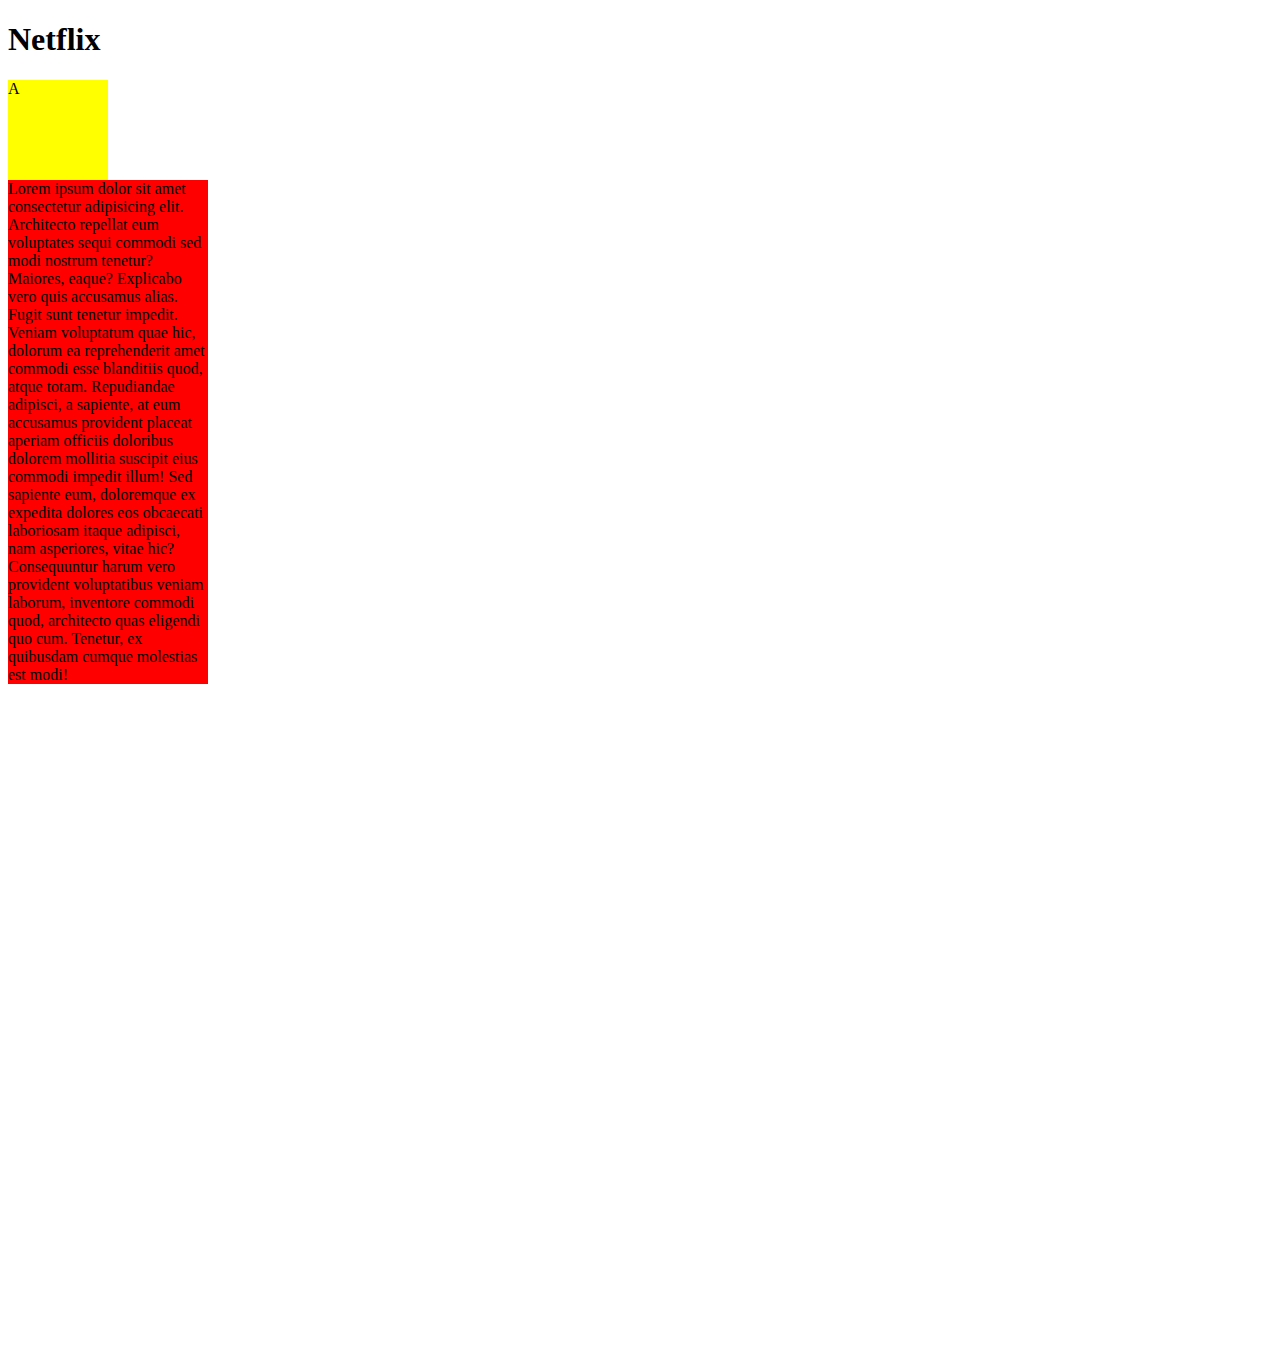
<file: aula-02/index.html>
<!DOCTYPE html>
<html lang="pt-br">

<head>
  <meta charset="utf-8" />
  <meta name="viewport" content="width=device-width" />
  <title>Aula 02</title>
  <link href="style.css" rel="stylesheet" type="text/css" />
</head>

<!-- 
  display: inline;
  display: block;
  display: inline-block;
  -->

<body>
  <h1>Netflix</h1>
  <div class="left">A</div>
  <div class="container">
    <div>
      Lorem ipsum dolor sit amet consectetur adipisicing elit. Architecto
      repellat eum voluptates sequi commodi sed modi nostrum tenetur? Maiores,
      eaque? Explicabo vero quis accusamus alias. Fugit sunt tenetur impedit.
      Veniam voluptatum quae hic, dolorum ea reprehenderit amet commodi esse
      blanditiis quod, atque totam. Repudiandae adipisci, a sapiente, at eum
      accusamus provident placeat aperiam officiis doloribus dolorem mollitia
      suscipit eius commodi impedit illum! Sed sapiente eum, doloremque ex
      expedita dolores eos obcaecati laboriosam itaque adipisci, nam
      asperiores, vitae hic? Consequuntur harum vero provident voluptatibus
      veniam laborum, inventore commodi quod, architecto quas eligendi quo
      cum. Tenetur, ex quibusdam cumque molestias est modi!
    </div>
  </div>
</body>

</html>
</file>
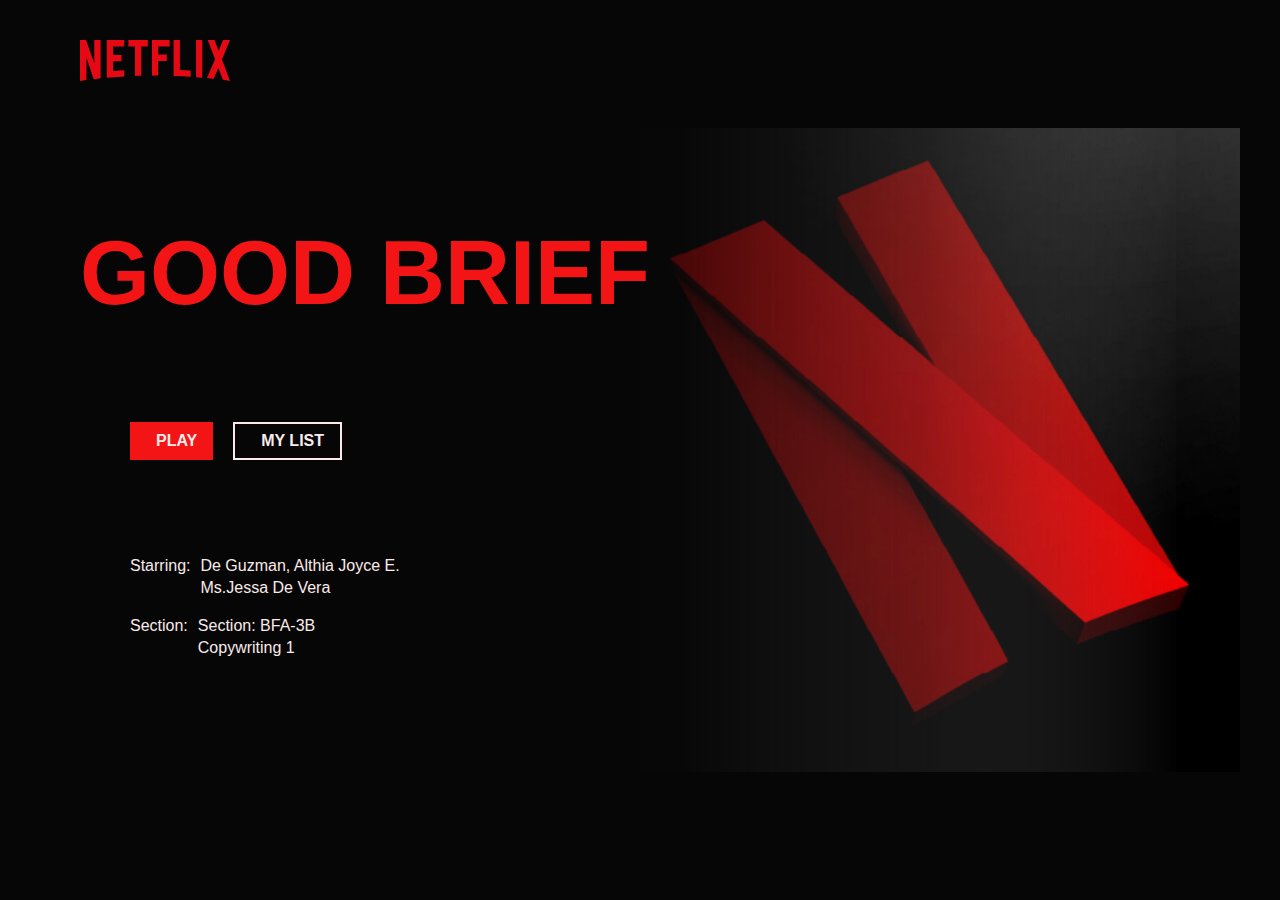
<file: aula-03/index.html>
<!DOCTYPE html>
<html lang="en">

<head>
  <meta charset="UTF-8">
  <meta name="viewport" content="width=device-width, initial-scale=1.0">
  <title>Aula 03 | Netflix Clone</title>

  <link rel="stylesheet" href="style.css">
  <link rel="stylesheet" href="https://cdnjs.cloudflare.com/ajax/libs/font-awesome/6.6.0/css/all.min.css"
    integrity="sha512-Kc323vGBEqzTmouAECnVceyQqyqdsSiqLQISBL29aUW4U/M7pSPA/gEUZQqv1cwx4OnYxTxve5UMg5GT6L4JJg=="
    crossorigin="anonymous" referrerpolicy="no-referrer" />
</head>

<body>
  <div class="container">
    <header>
      <img class="logo" src="img/netflix-3.svg" alt="NETFLIX logo">
    </header>

    <main class="main">
      <h1 class="title">GOOD BRIEF</h1>

      <div class="buttons">
        <button type="button" class="btn"><i class="fa-solid fa-play"></i>PLAY</button>
        <button type="button" class="btn btn__outline"><i class="fa-solid fa-check"></i>MY LIST</button>
      </div>

      <div class="texts">
        <div class="text">
          <div>
            Starring:
          </div>
          <div class="text__actors">
            <span>De Guzman, Althia Joyce E.</span>
            <span>Ms.Jessa De Vera</span>
          </div>
        </div>
        <div class="text">
          <div>
            Section:
          </div>
          <div class="text__actors">
            <span>Section: BFA-3B</span>
            <span>Copywriting 1</span>
          </div>
        </div>
      </div>
    </main>
  </div>
</body>

</html>
</file>
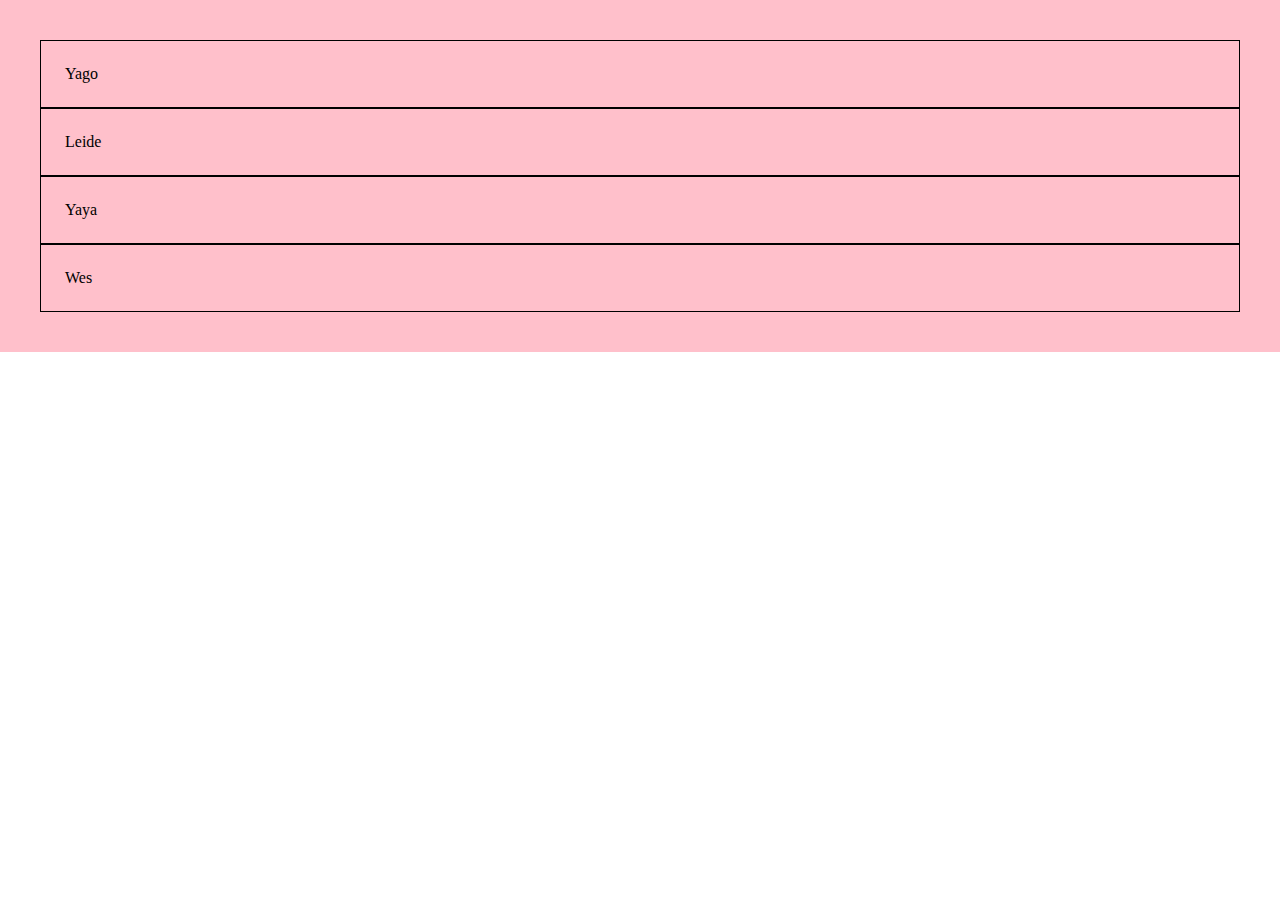
<file: aula-04/index.html>
<!DOCTYPE html>
<html>

<head>
  <meta charset="utf-8">
  <meta name="viewport" content="width=device-width">
  <title>Responsive</title>
  <link href="style.css" rel="stylesheet" type="text/css" />
</head>

<body>
  <div class="box">
    <div class="item yago">Yago</div>
    <div class="item leide">Leide</div>
    <div class="item yaya">Yaya</div>
    <div class="item wes">Wes</div>
  </div>
</body>

</html>
</file>
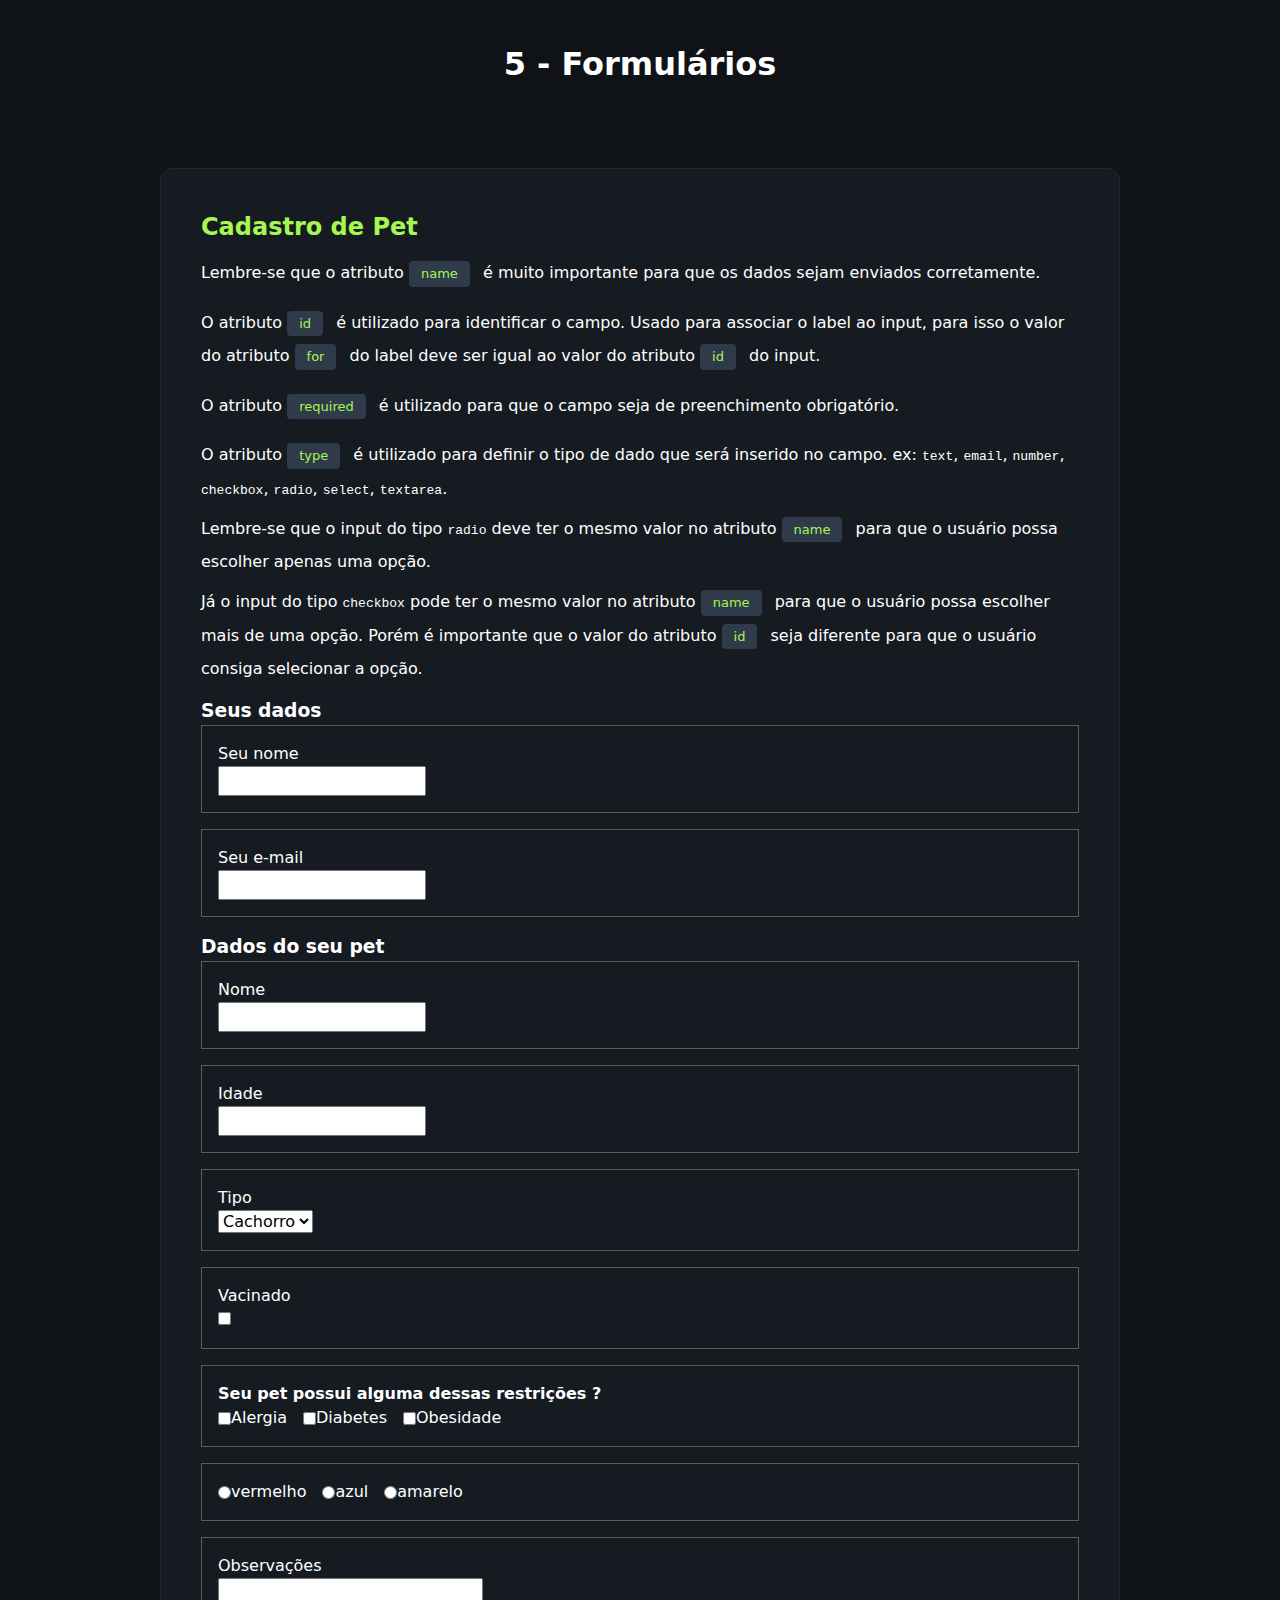
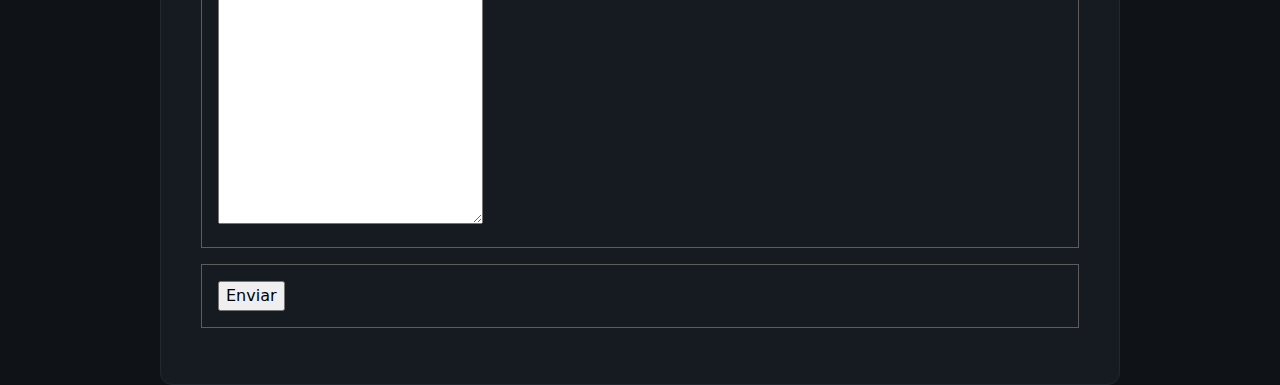
<file: aula-05/index.html>
<!DOCTYPE html>
<html lang="en">

<head>
  <meta charset="UTF-8" />
  <meta name="viewport" content="width=device-width, initial-scale=1.0" />
  <title>5 - Formulários</title>
  <link rel="stylesheet" href="css/reset.css">
  <link rel="stylesheet" href="css/style.css">
  <style>
    * {
      box-sizing: border-box;
    }

    .form-control {
      margin-bottom: 1rem;
      border: 1px solid #5d5c5c;
      padding: 16px;
    }

    .form-control label {
      display: block;
    }

    .radios {
      display: flex;
      align-items: center;
      gap: 16px;
    }

    .radios div {
      display: flex;
      align-items: center;
      justify-content: center;
      flex-direction: row-reverse;
    }
  </style>
</head>

<body>
  <header class="header">
    <h1>5 - Formulários</h1>
  </header>
  <main class="main">
    <section class="section">
      <h2>Cadastro de Pet</h2>
      <p>
        Lembre-se que o atributo <span class="badge">name</span> é muito
        importante para que os dados sejam enviados corretamente.
      </p>
      <p>
        O atributo <span class="badge">id</span> é utilizado para identificar
        o campo. Usado para associar o label ao input, para isso o valor do
        atributo <span class="badge">for</span> do label deve ser igual ao
        valor do atributo <span class="badge">id</span> do input.
      </p>
      <p>
        O atributo <span class="badge">required</span> é utilizado para que o
        campo seja de preenchimento obrigatório.
      </p>
      <p>
        O atributo <span class="badge">type</span> é utilizado para definir o
        tipo de dado que será inserido no campo. ex: <code>text</code>,
        <code>email</code>, <code>number</code>, <code>checkbox</code>,
        <code>radio</code>, <code>select</code>, <code>textarea</code>.
      </p>
      <p>
        Lembre-se que o input do tipo <code>radio</code> deve ter o mesmo
        valor no atributo <span class="badge">name</span> para que o usuário
        possa escolher apenas uma opção.
      </p>
      <p>
        Já o input do tipo <code>checkbox</code> pode ter o mesmo valor no
        atributo <span class="badge">name</span> para que o usuário possa
        escolher mais de uma opção. Porém é importante que o valor do atributo
        <span class="badge">id</span> seja diferente para que o usuário
        consiga selecionar a opção.
      </p>
      <form action="https://site.com.br/form" method="post">
        <h3>Seus dados</h3>
        <div class="form-control">
          <label for="nome-do-dono">Seu nome</label>
          <input type="text" id="nome-do-dono" nome="nome-do-dono" required />
        </div>

        <div class="form-control">
          <label for="email-do-dono">Seu e-mail</label>
          <input type="email" id="email-do-dono" nome="email-do-dono" required />
        </div>

        <h3>Dados do seu pet</h3>
        <div class="form-control">
          <label for="nome">Nome</label>
          <input type="number" id="nome" name="nome" required />
        </div>

        <div class="form-control">
          <label for="idade">Idade</label>
          <input type="number" id="idade" name="idade" required />
        </div>

        <div class="form-control">
          <label for="tipo">Tipo</label>
          <select name="tipo" id="tipo">
            <option value="cachorro">Cachorro</option>
            <option value="gato">Gato</option>
            <option value="peixe">Peixe</option>
            <option value="passaro">Pássaro</option>
          </select>
        </div>

        <div class="form-control">
          <label for="vacinado">Vacinado</label>
          <input type="checkbox" id="vacinado" name="vacinado" value="sim" />
        </div>

        <div class="form-control">
          <h4>Seu pet possui alguma dessas restrições ?</h4>
          <!-- checkbox -->
          <div class="radios">
            <div>
              <label for="alergia">Alergia</label>
              <input type="checkbox" name="restricoes" value="alergia" id="alergia" />
            </div>
            <div>
              <label for="diabetes">Diabetes</label>
              <input type="checkbox" name="restricoes" value="diabetes" id="diabetes" />
            </div>
            <div>
              <label for="obesidade">Obesidade</label>
              <input type="checkbox" name="restricoes" value="obesidade" id="obesidade" />
            </div>
          </div>
        </div>

        <div class="form-control">
          <!-- cor -->
          <div class="radios">
            <div>
              <label for="vermelho">vermelho</label>
              <input type="radio" name="cor" value="vermelho" id="vermelho" required />
            </div>
            <div>
              <label for="azul">azul</label>
              <input type="radio" name="cor" value="azul" id="azul" required />
            </div>
            <div>
              <label for="amarelo">amarelo</label>
              <input type="radio" name="cor" value="amarelo" id="amarelo" required />
            </div>
          </div>
        </div>
        <div class="form-control">
          <label for="observacoes">Observações</label>
          <textarea name="observacoes" id="observacoes" cols="30" rows="10"></textarea>
        </div>

        <div class="form-control">
          <button type="submit">Enviar</button>
        </div>
      </form>
    </section>
  </main>
</body>

</html>
</file>
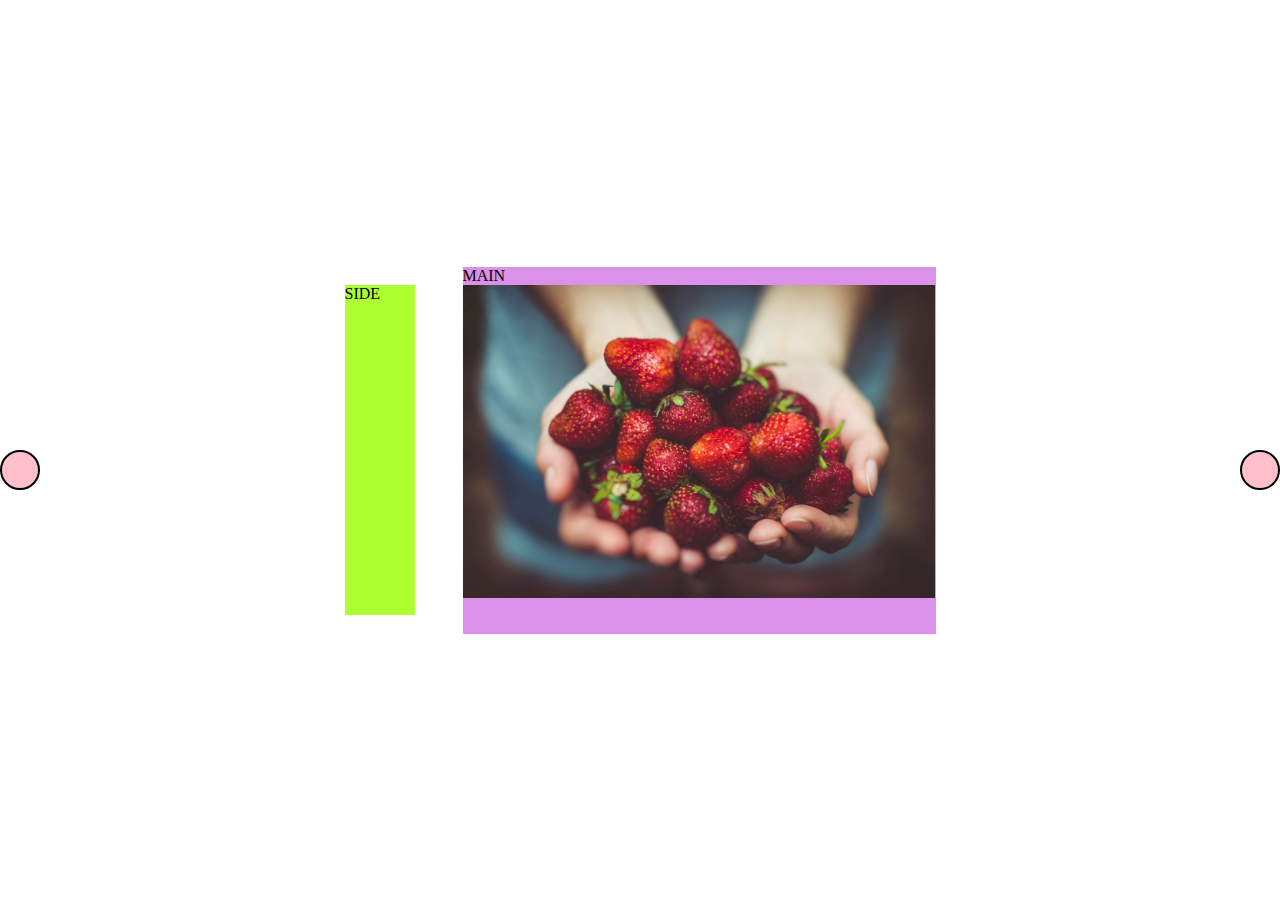
<file: aula-06/index.html>
<!DOCTYPE html>
<html>

<head>
  <meta charset="utf-8">
  <meta name="viewport" content="width=device-width">
  <title>replit</title>
  <link href="style.css" rel="stylesheet" type="text/css" />
</head>

<body>

  <!-- 
      AULA DE POSITION 
    -->
  <div class="bolinha center"></div>
  <div class="bolinha center-right"></div>
  <div class="container">
    <div class="side">
      SIDE
    </div>
    <div class="main">
      MAIN
      <img src="./morango-g.jpg" alt="">
    </div>
  </div>

  <!-- 
    IMAGENS RESPONSIVAS
  -->
  <!-- <div class="images">
    <picture>
      <source srcset="./morango-g.jpg" media="(min-width: 1400px)">
      <source srcset="./morango-p.jpg" media="(max-width: 600px)">
      <img src="./morango-m.jpg" alt="Imagem responsive" />
    </picture>
  </div> -->


  <!-- 
    AULA DE DISPLAY FLEX 
  -->
  <!-- <h1>NossoNetFlix</h1> -->

  <!-- <div class="sections">
    <div class="flex flex-column gap-16">
      <h2>Trending Now</h2>
      <div class="flex gap-16 justify-between">
        <div class="">A</div>
        <div class="">B</div>
        <div class="">C</div>
        <div class="">D</div>
      </div>
    </div>
  -->
  <!-- <div class="boxes">
      <h2>Trending Now</h2>
      <div class="items">
        <div class="item">A</div>
        <div class="item">B</div>
        <div class="item">C</div>
        <div class="item">D</div>
      </div>
    </div>

    <div class="boxes">
      <h2>Trending Now</h2>
      <div class="items">
        <div class="item">A</div>
        <div class="item">B</div>
        <div class="item">C</div>
        <div class="item">D</div>
      </div>
    </div> -->
  </div>

</body>

</html>
</file>
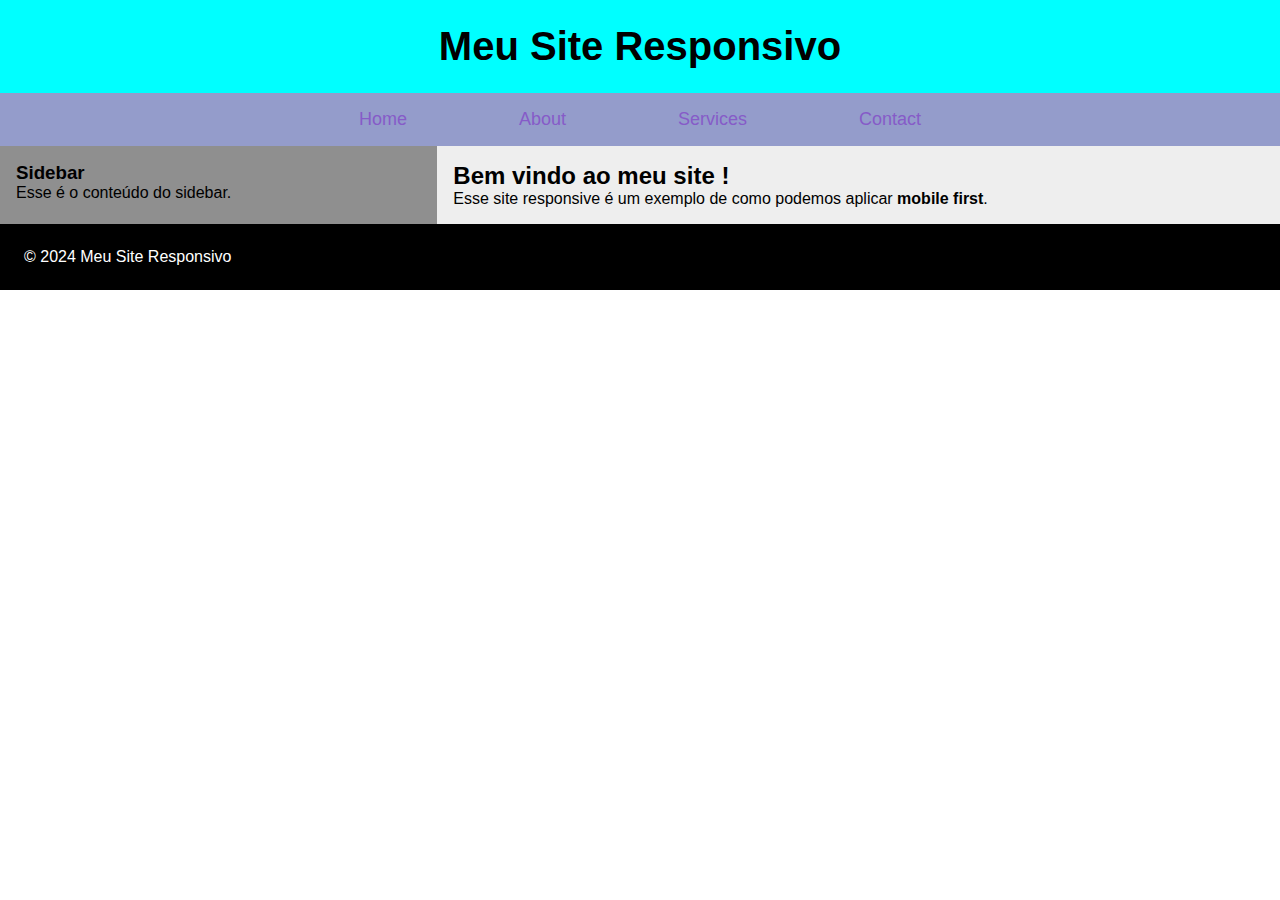
<file: aula-04/exemplo-layout/index.html>
<!DOCTYPE html>
<html lang="pt-BR">

<head>
  <meta charset="utf-8">
  <meta name="viewport" content="width=device-width">
  <title>Meu site responsivo</title>
  <link href="style.css" rel="stylesheet" type="text/css" />
</head>

<body>
  <header class="header">
    <h1>Meu Site Responsivo</h1>
  </header>
  <nav class="nav">
    <ul class="menus">
      <li><a href="#">Home</a></li>
      <li><a href="#">About</a></li>
      <li><a href="#">Services</a></li>
      <li><a href="#">Contact</a></li>
    </ul>
  </nav>

  <main class="main">
    <section class="section">
      <h2>Bem vindo ao meu site !</h2>
      <p>
        Esse site responsive é um exemplo de como podemos aplicar
        <strong>mobile first</strong>.
      </p>
    </section>

    <aside class="aside">
      <h3>Sidebar</h3>
      <p>Esse é o conteúdo do sidebar.</p>
    </aside>
  </main>

  <footer>
    <p>&copy; 2024 Meu Site Responsivo</p>
  </footer>
</body>

</html>
</file>
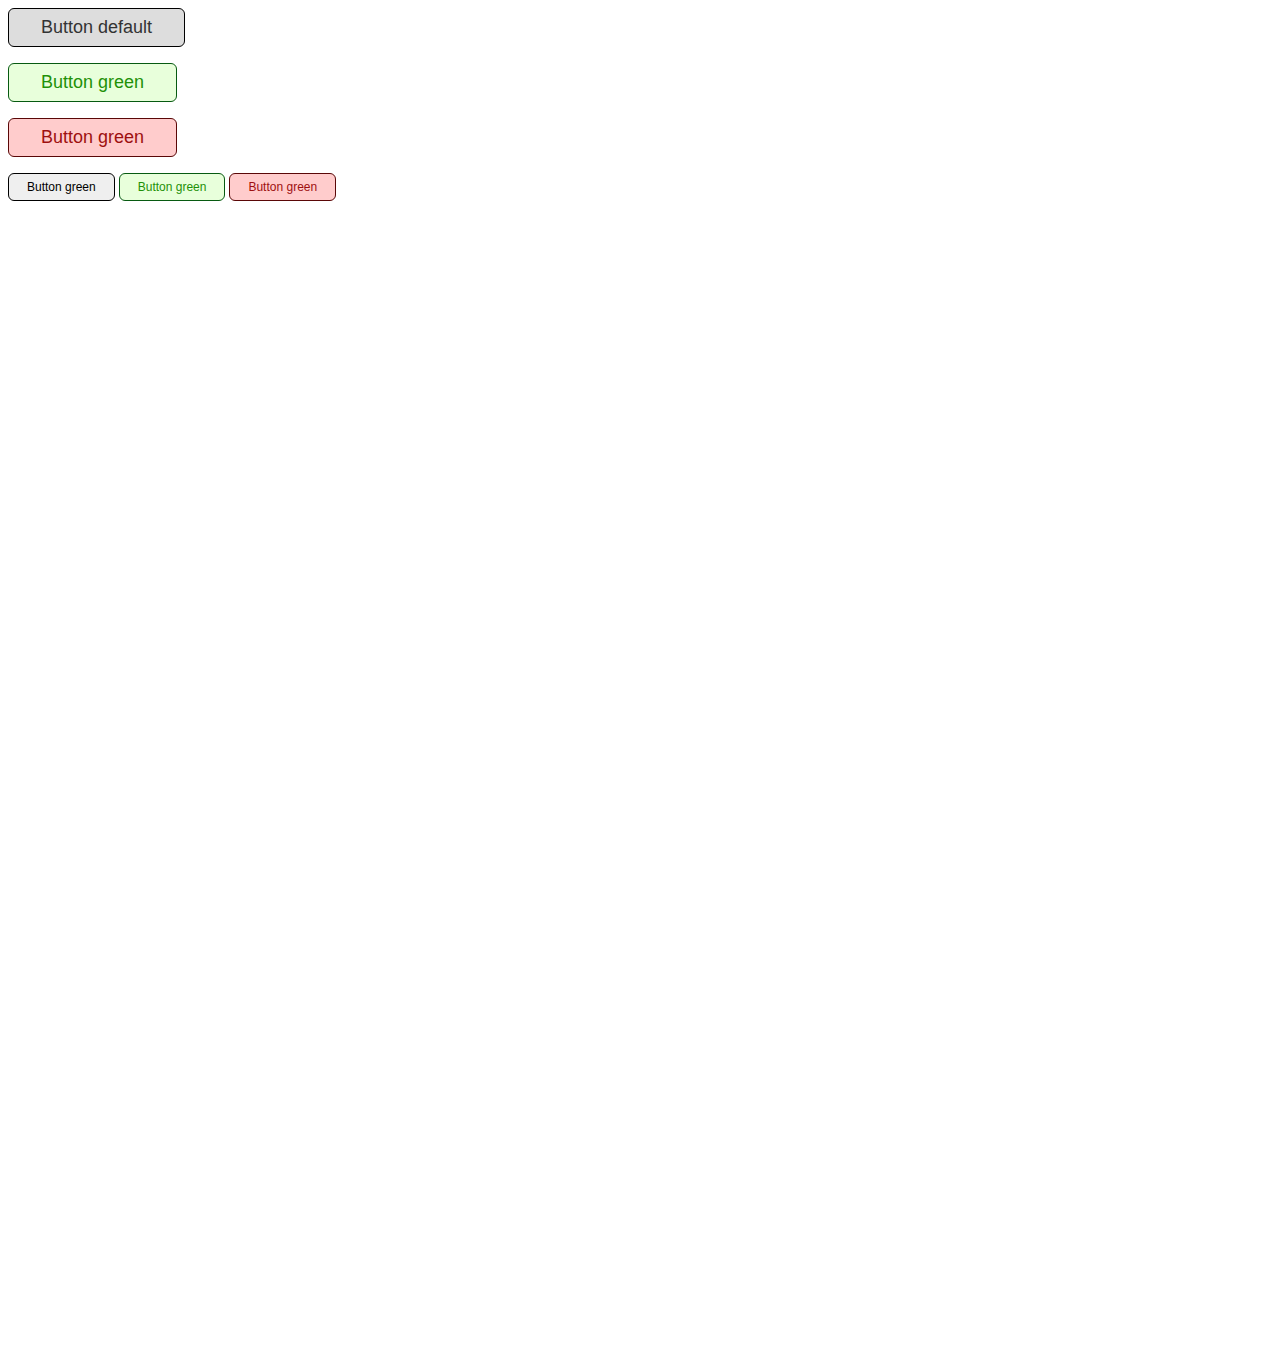
<file: aula-02/buttons.html>
<!DOCTYPE html>
<html lang="pt-br">

<head>
  <meta charset="utf-8">
  <meta name="viewport" content="width=device-width">
  <title>Aula 02</title>
  <link href="style.css" rel="stylesheet" type="text/css" />
</head>

<body>
  <div>
    <button class="button button--default">Button default</button>
  </div>
  <p>
    <button class="button button--success">Button green</button>
  </p>
  <p>
    <button class="button button--error">Button green</button>
  </p>
  <p>
    <button class="button button--small">Button green</button>
    <button class="button button--success button--small">Button green</button>
    <button class="button button--error button--small">Button green</button>
  </p>
</body>

</html>
</file>
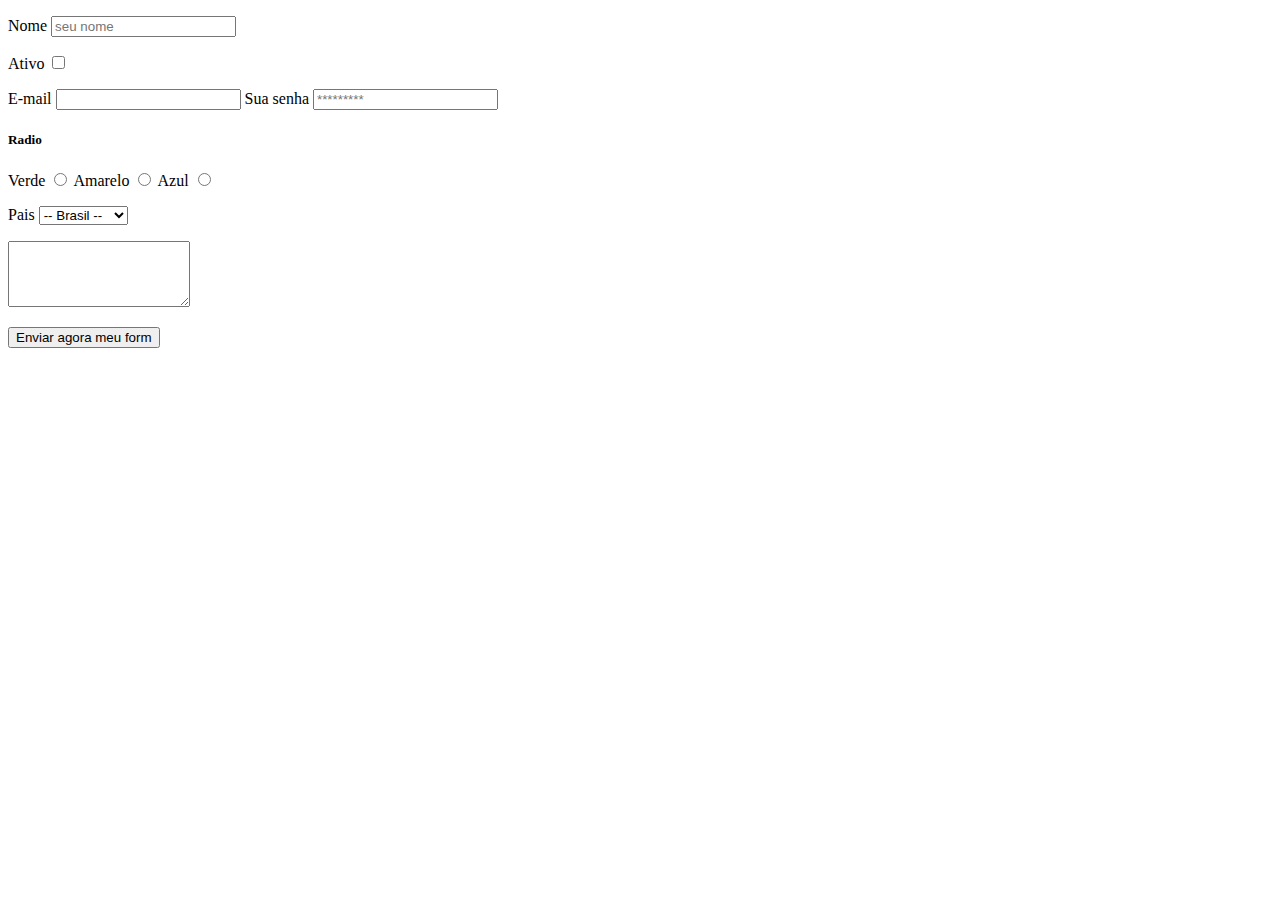
<file: aula-05/exemplos-inputs.html>
<!DOCTYPE html>
<html lang="pt-BR">

<head>
  <meta charset="utf-8">
  <meta name="viewport" content="width=device-width">
  <title>replit</title>
</head>

<body>
  <form action="" method="get">
    <p>
      <label for="nome-id">Nome</label>
      <input type="text" name="nome" id="nome-id" placeholder="seu nome" required />
    </p>

    <p>
      <label for="ativo">Ativo</label>
      <input type="checkbox" name="ativo" id="ativo" />
    </p>

    <p>
      <label for="email">E-mail</label>
      <input type="email" name="email" id="email" required />

      <label for="pass">Sua senha</label>
      <input type="password" name="pass" id="pass" required placeholder="*********" />
    </p>

    <p>
    <h5>Radio</h5>
    <label for="verde">Verde</label>
    <input type="radio" name="cor" value="verde" id="verde" />

    <label for="amarelo">Amarelo</label>
    <input type="radio" name="cor" value="amarelo" id="amarelo" />

    <label for="azul">Azul</label>
    <input type="radio" name="cor" value="azul" id="azul" />
    </p>

    <p>
      <label for="pais">Pais</label>
      <select name="pais" id="pais">
        <option value="brasil"> -- Brasil -- </option>
        <option value="chile"> -- Chile -- </option>
        <option value="franca"> -- Franca -- </option>
      </select>
    </p>

    <p>
      <textarea name="" id="" rows="4"></textarea>
    </p>
    <p>
      <button type="submit">Enviar agora meu form</button>
    </p>
  </form>
</body>

</html>
</file>
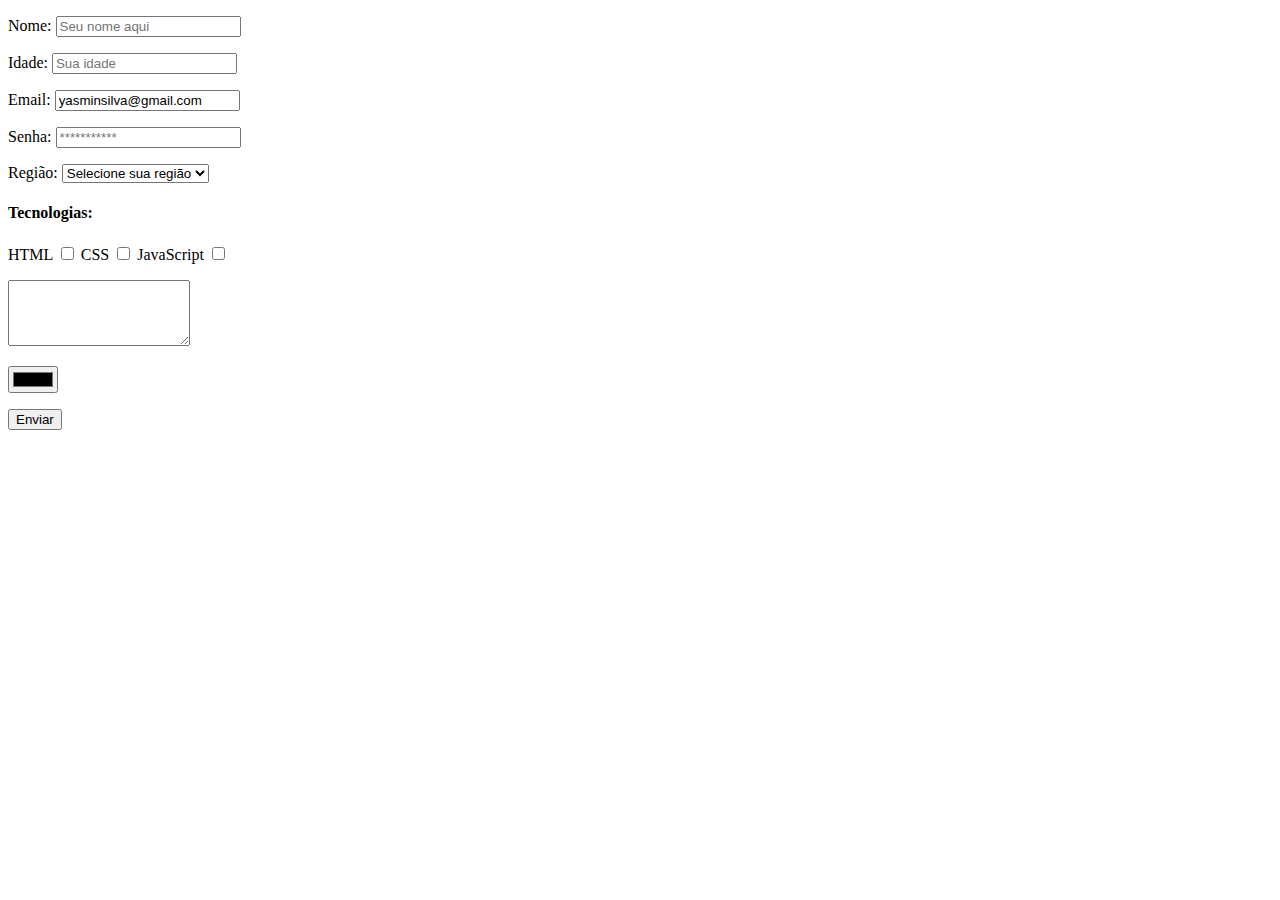
<file: aula-05/formulario.html>
<!DOCTYPE html>
<html lang="pt-BR">

<head>
  <meta charset="UTF-8">
  <meta name="viewport" content="width=device-width, initial-scale=1.0">
  <title>Formulário</title>
</head>

<body>
  <div class="container">
    <form method="post" action="https://1f22-2804-2984-954e-800-3d-ad80-82bc-8bc6.ngrok-free.app/api/form">
      <input type="hidden" name="token" value="123" />

      <p>
        <label for="nome">Nome:</label>
        <input type="text" name="nome" id="nome" placeholder="Seu nome aqui" required>
      </p>

      <p>
        <label for="idade">Idade:</label>
        <input type="number" name="idade" id="idade" placeholder="Sua idade" required>
      </p>

      <p>
        <label for="email">Email:</label>
        <input type="email" name="email" id="email" placeholder="exemplo@gmail.com" value="yasminsilva@gmail.com"
          required>
      </p>

      <p>
        <label for="senha">Senha:</label>
        <input type="password" name="senha" id="senha" placeholder="***********" required>
      </p>

      <p>
        <label for="regiao">Região:</label>
        <select name="regiao" id="regiao">
          <option value="" selected disabled>Selecione sua região</option>
          <option value="norte">Norte</option>
          <option value="nordeste">Nordeste</option>
          <option value="centro-oeste">Centro-Oeste</option>
          <option value="sudeste">Sudeste</option>
          <option value="sul">Sul</option>
        </select>
      </p>

      <p>
      <h4>Tecnologias:</h4>
      <label for="html">HTML</label>
      <input type="checkbox" name="html" value="html" id="html" />

      <label for="css">CSS</label>
      <input type="checkbox" name="css" value="css" id="css" />

      <label for="javascript">JavaScript</label>
      <input type="checkbox" name="javascript" value="javascript" id="javascript" />
      </p>

      <p>
        <label for="mensagem"></label>
        <textarea name="mensagem" id="mensagem" rows="4" required></textarea>
      </p>

      <p>
        <input type="color" name="cor" id="cor">
      </p>

      <p>
        <button type="submit">Enviar</button>
      </p>

    </form>

  </div>
</body>

</html>
</file>
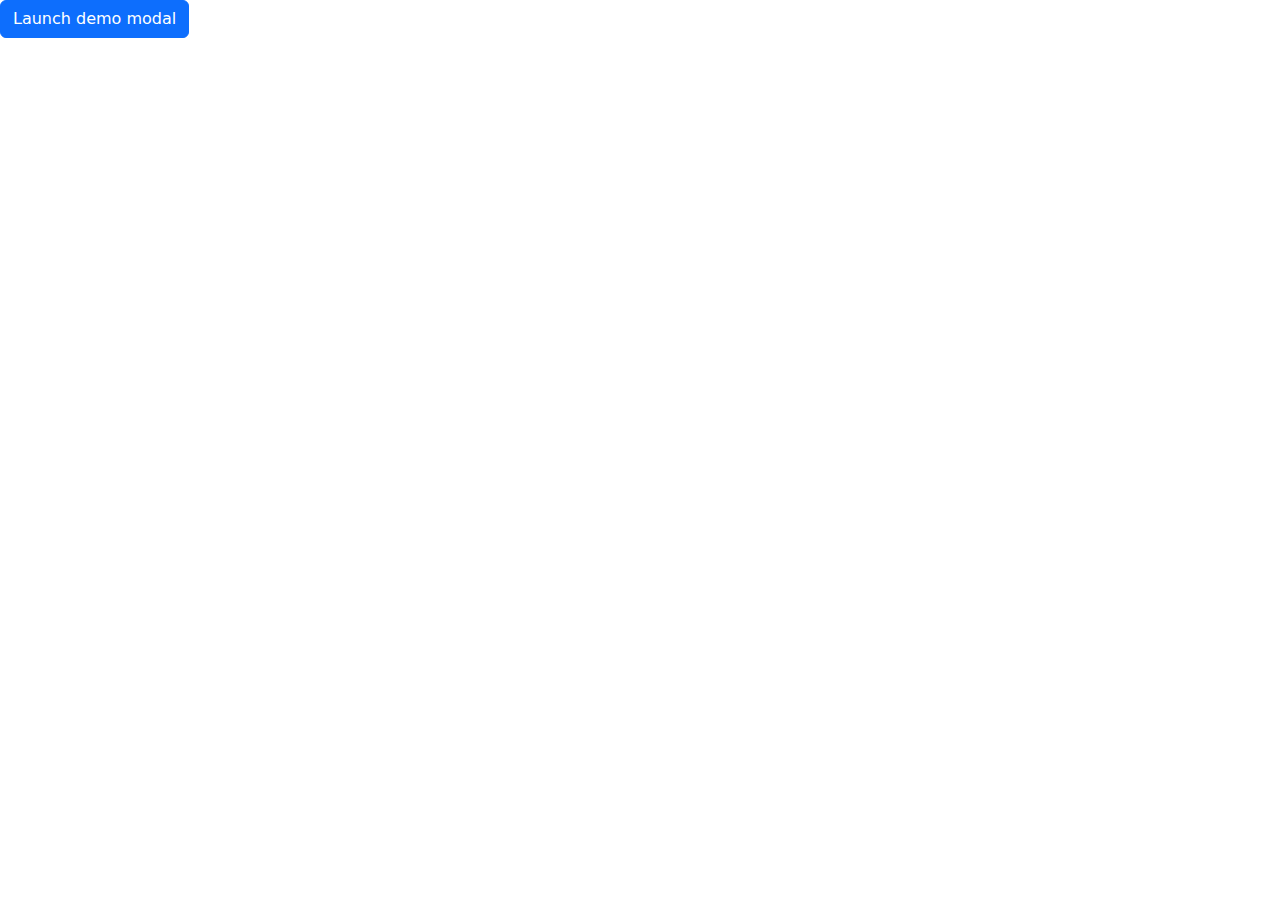
<file: aula-07/bootstrap.html>
<!DOCTYPE html>
<html lang="pt-BR">

<head>
  <meta charset="utf-8">
  <meta name="viewport" content="width=device-width">
  <title>bootstrap</title>

  <link href="https://cdn.jsdelivr.net/npm/bootstrap@5.3.3/dist/css/bootstrap.min.css" rel="stylesheet"
    integrity="sha384-QWTKZyjpPEjISv5WaRU9OFeRpok6YctnYmDr5pNlyT2bRjXh0JMhjY6hW+ALEwIH" crossorigin="anonymous">
  <!-- <link href="./style.css" rel="stylesheet" /> -->
</head>

<body>
  <!-- Button trigger modal -->
  <button type="button" class="btn btn-primary" data-bs-toggle="modal" data-bs-target="#exampleModal">
    Launch demo modal
  </button>

  <!-- Modal -->
  <div class="modal fade" id="exampleModal" tabindex="-1" aria-labelledby="exampleModalLabel" aria-hidden="true">
    <div class="modal-dialog">
      <div class="modal-content">
        <div class="modal-header">
          <h1 class="modal-title fs-5" id="exampleModalLabel">Modal title</h1>
          <button type="button" class="btn-close" data-bs-dismiss="modal" aria-label="Close"></button>
        </div>
        <div class="modal-body">
          ...
        </div>
        <div class="modal-footer">
          <button type="button" class="btn btn-secondary" data-bs-dismiss="modal">Close</button>
          <button type="button" class="btn btn-primary">Save changes</button>
        </div>
      </div>
    </div>
  </div>

  <!-- FORMULÁRIO -->
  <!-- <div class="container">
    <div class="input-group mb-3">
      <span class="input-group-text" id="basic-addon1">@</span>
      <input type="text" class="form-control" placeholder="Username" aria-label="Username"
        aria-describedby="basic-addon1">
    </div>

    <div class="container">
      <div class="input-group mb-3">
        <span class="input-group-text" id="basic-addon1">@</span>
        <input type="text" class="form-control" placeholder="Username" aria-label="Username"
          aria-describedby="basic-addon1">
      </div>

      <div class="input-group mb-3">
        <input type="text" class="form-control" placeholder="Recipient's username" aria-label="Recipient's username"
          aria-describedby="basic-addon2">
        <span class="input-group-text" id="basic-addon2">@example.com</span>
      </div>

      <div class="mb-3">
        <label for="basic-url" class="form-label">Your vanity URL</label>
        <div class="input-group">
          <span class="input-group-text" id="basic-addon3">https://example.com/users/</span>
          <input type="text" class="form-control" id="basic-url" aria-describedby="basic-addon3 basic-addon4">
        </div>
        <div class="form-text" id="basic-addon4">Example help text goes outside the input group.</div>
      </div>

      <div class="input-group mb-3">
        <span class="input-group-text">$</span>
        <input type="text" class="form-control" aria-label="Amount (to the nearest dollar)">
        <span class="input-group-text">.00</span>
      </div>

      <div class="input-group mb-3">
        <input type="text" class="form-control" placeholder="Username" aria-label="Username">
        <span class="input-group-text">@</span>
        <input type="text" class="form-control" placeholder="Server" aria-label="Server">
      </div>

      <div class="input-group">
        <span class="input-group-text">With textarea</span>
        <textarea class="form-control" aria-label="With textarea"></textarea>
      </div>
    </div> -->

    <!-- ROW E COLUMNS -->
    <!-- <div class="bd-example m-0 border-0 bd-example-row">
      <div class="container-fluid">
        <div class="row">
          <div class="col col-md-2 col-lg-10">
            A
          </div>
          <div class="col col-md-10  col-lg-2">
            B
          </div>
        </div>
      </div>
    </div> -->

    <!-- BREAKPOINTS -->
    <!-- <div>
    <div class="text-bg-primary container-sm">
      100% wide until small breakpoint
    </div>
    <div class="text-bg-primary container-md">
      100% wide until medium breakpoint
    </div>
    <div class="text-bg-primary container-lg">
      100% wide until large breakpoint
    </div>
    <div class="text-bg-primary container-xl">
      100% wide until extra large breakpoint
    </div>
    <div class="text-bg-primary container-xxl">
      100% wide until extra extra large breakpoint
    </div>
  </div> -->

    <!-- <h1>h1. Bootstrap heading</h1>
  <h4 class="h1">h4 que esta com classe h1</h4>
  <h2>h2. Bootstrap heading</h2>
  <h3>h3. Bootstrap heading</h3>
  <h4>h4. Bootstrap heading</h4>
  <h5>h5. Bootstrap heading</h5>
  <h6>h6. Bootstrap heading</h6>

  <div>
    <button type="button" class="btn btn-primary">Primary</button>
    <button type="button" class="btn btn-secondary">Secondary</button>
    <button type="button" class="btn btn-success">Success</button>
    <button type="button" class="btn btn-danger">Danger</button>
    <button type="button" class="btn btn-warning">Warning</button>
    <button type="button" class="btn btn-info">Info</button>
    <button type="button" class="btn btn-light">Light</button>
    <button type="button" class="btn btn-dark">Dark</button>
  </div>

  <div class="btn-group" role="group" aria-label="Basic example">
    <button type="button" class="btn btn-primary">Primary</button>
    <button type="button" class="btn btn-secondary">Secondary</button>
    <button type="button" class="btn btn-success">Success</button>
    <button type="button" class="btn btn-danger">Danger</button>
    <button type="button" class="btn btn-warning">Warning</button>
    <button type="button" class="btn btn-info">Info</button>
    <button type="button" class="btn btn-light">Light</button>
    <button type="button" class="btn btn-dark">Dark</button>
  </div>

  <table class="table table-success">
    <thead>
      <tr>
        <th scope="col">#</th>
        <th scope="col">First</th>
        <th scope="col">Last</th>
        <th scope="col">Handle</th>
      </tr>
    </thead>
    <tbody>
      <tr>
        <th scope="row">1</th>
        <td>Mark</td>
        <td>Otto</td>
        <td>@mdo</td>
      </tr>
      <tr>
        <th scope="row">2</th>
        <td>Jacob</td>
        <td>Thornton</td>
        <td>@fat</td>
      </tr>
      <tr>
        <th scope="row">3</th>
        <td colspan="2">Larry the Bird</td>
        <td>@twitter</td>
      </tr>
    </tbody>
  </table> -->

    <script src="https://cdn.jsdelivr.net/npm/bootstrap@5.3.3/dist/js/bootstrap.bundle.min.js"
      integrity="sha384-YvpcrYf0tY3lHB60NNkmXc5s9fDVZLESaAA55NDzOxhy9GkcIdslK1eN7N6jIeHz"
      crossorigin="anonymous"></script>
</body>

</html>
</file>
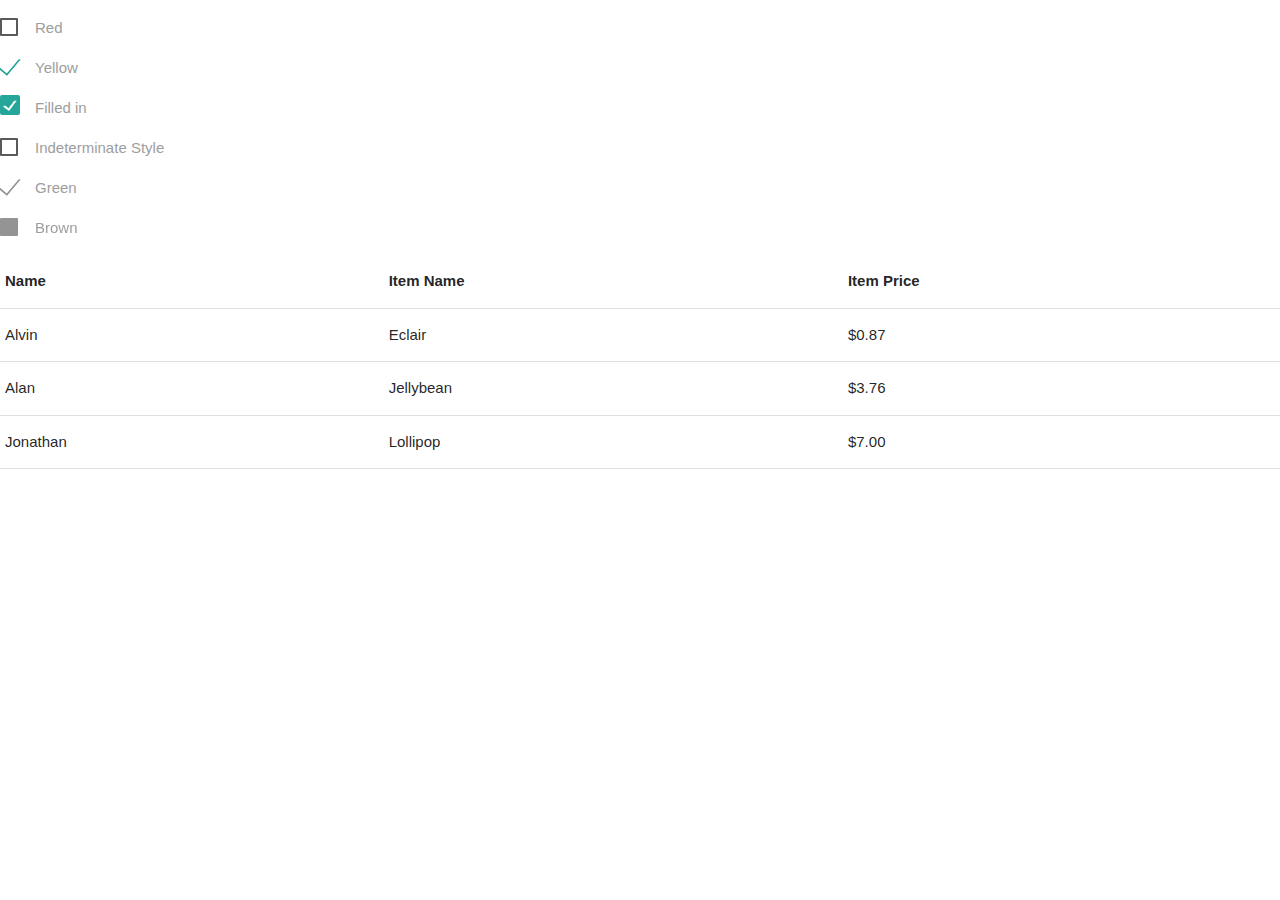
<file: aula-07/meterialize.html>
<!DOCTYPE html>
<html lang="en">

<head>
  <meta charset="UTF-8">
  <meta name="viewport" content="width=device-width, initial-scale=1.0">
  <title>Materialize</title>

  <!-- Compiled and minified CSS -->
  <link rel="stylesheet" href="https://cdnjs.cloudflare.com/ajax/libs/materialize/1.0.0/css/materialize.min.css">
</head>

<body>
  <!-- <div class="row">
    <div class="col s1">1</div>
    <div class="col s1">2</div>
    <div class="col s1">3</div>
    <div class="col s1">4</div>
    <div class="col s1">5</div>
    <div class="col s1">6</div>
    <div class="col s1">7</div>
    <div class="col s1">8</div>
    <div class="col s1">9</div>
    <div class="col s1">10</div>
    <div class="col s1">11</div>
    <div class="col s1">12</div>
  </div> -->

  <form action="#">
    <p>
      <label>
        <input type="checkbox" />
        <span>Red</span>
      </label>
    </p>
    <p>
      <label>
        <input type="checkbox" checked="checked" />
        <span>Yellow</span>
      </label>
    </p>
    <p>
      <label>
        <input type="checkbox" class="filled-in" checked="checked" />
        <span>Filled in</span>
      </label>
    </p>
    <p>
      <label>
        <input id="indeterminate-checkbox" type="checkbox" />
        <span>Indeterminate Style</span>
      </label>
    </p>
    <p>
      <label>
        <input type="checkbox" checked="checked" disabled="disabled" />
        <span>Green</span>
      </label>
    </p>
    <p>
      <label>
        <input type="checkbox" disabled="disabled" />
        <span>Brown</span>
      </label>
    </p>
  </form>

  <table>
    <thead>
      <tr>
        <th>Name</th>
        <th>Item Name</th>
        <th>Item Price</th>
      </tr>
    </thead>

    <tbody>
      <tr>
        <td>Alvin</td>
        <td>Eclair</td>
        <td>$0.87</td>
      </tr>
      <tr>
        <td>Alan</td>
        <td>Jellybean</td>
        <td>$3.76</td>
      </tr>
      <tr>
        <td>Jonathan</td>
        <td>Lollipop</td>
        <td>$7.00</td>
      </tr>
    </tbody>
  </table>





  <!-- Compiled and minified JavaScript -->
  <script src="https://cdnjs.cloudflare.com/ajax/libs/materialize/1.0.0/js/materialize.min.js"></script>
</body>

</html>
</file>
<file: aula-02/style.css>
html {
	height: 150vh;
	width: 100%;
}

span {
	color: pink;
	font-size: 18px;
	margin-top: 40px;
	display: inline-block;
}

.red {
	background-color: rgba(255, 0, 0, 0.5);
}

.green {
	background-color: rgba(0, 255, 0, 0.5);
}

.button {
	padding: 8px 32px;
	font-size: 18px;
	border-radius: 6px;
	border: solid 1px #000000;
	cursor: pointer;
}

.button:hover {
	opacity: 0.5;
}

.button:focus {
	outline: 3px solid green;
}

.button--default {
	background-color: #ddd;
	color: #333;
	border: solid 1px #000000;
}

.button--success {
	background-color: #e8ffdb;
	color: #1f9108;
	border: solid 1px #075a11;
}

.button--error {
	background-color: #ffcccc;
	color: #9e1010;
	border: solid 1px #5a0707;
}

.button--small {
	padding: 6px 18px;
	font-size: 12px;
}

.container {
	position: relative;
	display: block;
	width: 200px;
	height: 1%;
	background-color: red;
}

.left {
	position: sticky;
	bottom: -50px;
	right: -50px;
	width: 100px;
	height: 100px;
	background-color: yellow;
}
</file>
<file: aula-03/style.css>
* {
	margin: 0;
	padding: 0;
	box-sizing: border-box;
}

:root {
	font-size: 62.5%;
	--white: #faeaea;
	--black: #060606;
	--red: #f31515;
}

body {
	font-family: "Franklin Gothic Medium", "Arial Narrow", Arial, sans-serif;
	font-size: 1.6rem;
	color: var(--white);
	background-color: var(--black);
}

.container {
	max-width: 120rem;
	height: 100vh;
	margin: auto;
	background-image: url(img/img.png);
	background-position: center right;
	background-repeat: no-repeat;
	background-size: 60rem;

	/* border: 1px solid red; */
}

header {
	padding: 4rem;
}

.logo {
	width: 15rem;
}

.main {
	height: 70%;
	padding: 0 4rem;
	display: flex;
	flex-direction: column;
	justify-content: space-evenly;
}

.title {
	font-size: 9rem;
	color: var(--red);
}

.buttons {
	display: flex;
	gap: 2rem;

	margin-left: 5rem;
}

.btn {
	display: flex;
	align-items: center;
	justify-content: center;
	gap: 1rem;
	padding: 0.8rem 1.6rem;
	border: transparent;
	cursor: pointer;

	font-size: 1.6rem;
	font-weight: 600;
	color: var(--white);
	background-color: var(--red);
}

.btn:hover {
	opacity: 0.6;
}

.btn__outline {
	background-color: transparent;
	border: 0.2rem solid var(--white);
}

.texts {
	display: flex;
	flex-direction: column;
	gap: 2rem;

	margin-left: 5rem;
}

.text {
	display: flex;
	gap: 1rem;
}

.text__actors {
	display: flex;
	flex-direction: column;
	gap: 0.4rem;
}
</file>
<file: aula-04/style.css>
* {
	margin: 0;
	padding: 0;
	box-sizing: border-box;
}

html {
	height: 100%;
	width: 100%;
}

.box {
  padding: 40px;
  background-color: pink;
  display: flex;
  flex-direction: column;
}

.item {
  padding: 24px;
  border: solid 1px #000;
}


@media (max-width: 600px) {
  .box {
    background-color: greenyellow;
    flex-direction: row;
  }
}

/* 
@media (min-width: 960px) {
  .box {
    flex-direction: column-reverse;
  }
} */
</file>
<file: aula-05/css/style.css>
:root {
	--green: rgb(166, 247, 80);
	--gray: rgb(225, 225, 225);
	--grayDark: #5a6979;
	--blue: #4f6ca0;
}

html {
	font-family: ui-sans-serif, system-ui, -apple-system, BlinkMacSystemFont,
		Segoe UI, Roboto, Helvetica Neue, Arial, Noto Sans, sans-serif,
		Apple Color Emoji, Segoe UI Emoji, Segoe UI Symbol, Noto Color Emoji;
}

body {
	background-color: rgb(15, 18, 22);
	color: white;
}

a {
	color: var(--blue);
}

a:hover {
	color: var(--green);
}

.green {
	color: var(--green);
}

.gray {
	color: var(--gray);
}

.header {
	display: flex;
	justify-content: center;
	padding: 40px;
}

.header h1 {
	text-align: center;
}

.nav {
	display: flex;
	justify-content: center;
	margin: auto;
	flex-direction: column;
	max-width: 400px;
	margin: auto;
}

.nav a {
	display: block;
	color: white;
	border: solid 1px #222830;
	margin-top: -1px;
	padding: 8px 16px;
	text-align: center;
	font-size: 18px;
}

.nav a:first-child {
	border-radius: 12px 12px 0 0;
}

.nav a:last-child {
	border-radius: 0 0 12px 12px;
}

.nav a:hover {
	color: var(--green);
}

.main {
	margin: auto;
	max-width: 960px;
	display: flex;
	flex-direction: column;
	gap: 40px;
	margin-top: 40px;
}

.section {
	padding: 40px;
	border: solid 1px #222830;
	background-color: #161b22;
	display: flex;
	flex-direction: column;
	gap: 16px;
	border-radius: 12px;
}

.section h2 {
	color: var(--green);
}

ul li {
	margin-bottom: 16px;
}

ul li small {
	color: var(--grayDark);
	display: block;
}

ul li,
ul li a {
	font-size: 18px;
}

p {
	margin: 0;
}

.hero {
	border: dotted 2px #b8af2d;
	background-color: #0f1216;
	color: rgb(168 154 57);
	padding: 16px 16px;
	margin: 20px 0;
	border-radius: 8px;
	font-weight: 600;
	box-shadow: 0 4px 8px rgba(0, 0, 0, 0.1);
	font-size: 14px;
}

.badge {
	position: relative;
	display: inline-block;
	text-decoration: none;
	font-size: 13px;
	color: var(--green);
	padding: 3px 12px;
	margin-right: 8px;
	margin-bottom: 8px;
	background-color: #2f3b4a;
	border-radius: 4px;
}

.back {
	text-align: center;
}

h5 {
	font-size: 18px;
	margin: 0;
}

h6 {
	font-size: 16px;
	margin: 0;
}
</file>
<file: aula-06/style.css>
*,
*::before,
*::after {
	box-sizing: border-box;
}

* {
	padding: 0;
	margin: 0;
}

img {
	max-width: 100%;
	height: auto;
	display: block;
}

html {
	height: 100%;
	width: 100%;
	margin: 0;
	padding: 0;
}

.flex {
	display: flex;
}

.flex-column {
	display: flex;
	flex-direction: column;
}

.justify-between {
	justify-content: space-between;
}

.gap-16 {
	gap: 16px;
}

.boxes {
	display: flex;
	flex-direction: column;
	gap: 16px;
}

.sections {
	display: flex;
	flex-direction: column;
	gap: 40px;
	padding: 40px;
}

.items {
	display: flex;
	justify-content: space-between;
	background-color: rgba(255, 0, 0, 0.3);
	padding: 24px;
	gap: 24px;
}

.item {
	border: solid 1px black;
	flex: 1;
	border-radius: 6px;
}

h2 {
	color: red;
}

.container {
	display: flex;
	justify-content: center;
	align-items: center;
	/* background-color: red; */
	height: 100vh;
	/* background-image: url(''); */
	gap: 48px;
	padding: 64px;
}

.side {
	background-color: greenyellow;
	width: 70px;
	height: 330px;
}

.main {
	background-color: #db90ea;
	width: 473px;
	height: 367px;
	position: relative;
}

.left-bottom {
	position: absolute;
	bottom: 0;
	left: 0;
	transform: translate(-50%, 50%);
}

.center {
	position: absolute;
	top: 50%;
}

.center-right {
	position: absolute;
	top: 50%;
	right: 0;
}

.bolinha {
	display: block;
	width: 40px;
	height: 40px;
	background-color: pink;
	border: solid 2px #000;
	border-radius: 50%;
}

/* .images {
	padding-top: 940px; 
} */

/* .images img {
	opacity: 1;
	transform: translateY(50px);
	transition: opacity 0.6s ease-out, transform 0.6s ease-out;
} */
</file>
<file: aula-04/exemplo-layout/style.css>
*,
*::after,
*::before {
	margin: 0;
	padding: 0;
	box-sizing: border-box;
}

:root {
	font-size: 62.5%; /* 10px */
}

html {
	width: 100%;
	width: 100%;
}

body {
	font-size: 1.6rem;
	font-family: Arial, Helvetica, sans-serif;
}

.header {
	background-color: cyan;
	padding: 2.4rem;
}

.header h1 {
	font-size: 2.4rem;
	text-align: center;
}

.menus {
	display: flex;
	flex-direction: column;
	background-color: #949ccb;
}

.menus li {
	list-style: none;
	padding: 1.6rem 5.6rem;
}

.menus li a {
	font-size: 1.4rem;
	color: #865bc8;
	text-decoration: none;
}

.menus li a:hover {
	color: #a673f2;
}

.main {
	display: flex;
	flex-direction: column;
}

.section {
	background-color: #eee;
	padding: 1.6rem;
	display: flex;
	flex-direction: column;
	flex: 2;
}

.aside {
	background-color: #8f8f8f;
	padding: 1.6rem;
	flex: 1;
}

footer {
	background-color: #000;
	color: #fff;
	padding: 2.4rem;
}

@media (min-width: 567px) {
	.menus {
		/* flex-direction: row;
		flex-wrap: wrap; */
		flex-flow: row wrap;
		justify-content: center;
		align-content: center;
	}

  .menus li a {
    font-size: 1.8rem;
  }
}

@media (min-width: 768px) {
	.header h1 {
		font-size: 4rem;
	}

	.main {
		flex-direction: row-reverse;
	}
}
</file>
